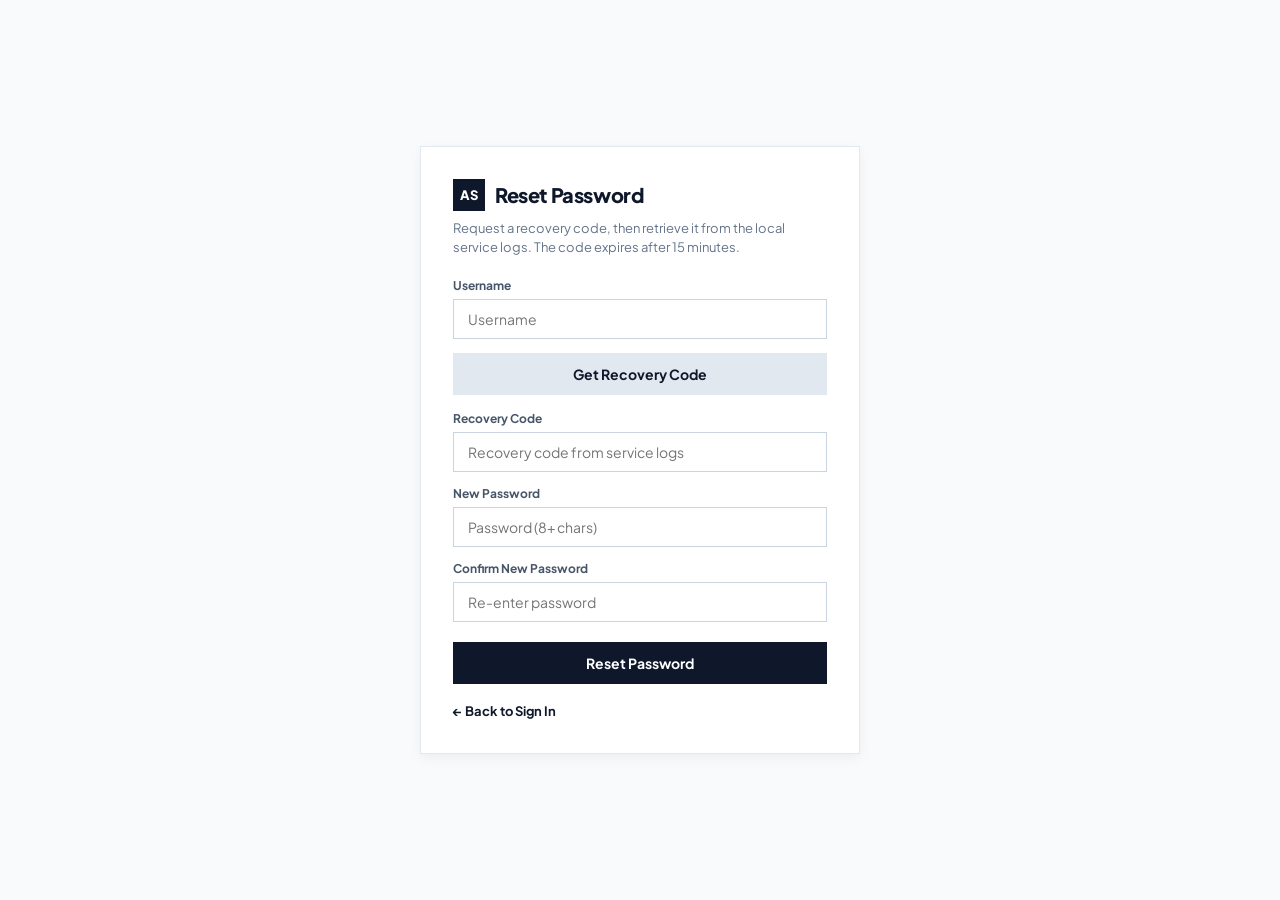
<file: dashboard/pages/reset-password.html>
<!doctype html><html lang="en"><head><meta charset="utf-8"><meta name="viewport" content="width=device-width,initial-scale=1"><title>Reset Password — AI Studio Proxy</title><link rel="preconnect" href="https://fonts.googleapis.com"><link href="https://fonts.googleapis.com/css2?family=Plus+Jakarta+Sans:wght@400;600;700;800&display=swap" rel="stylesheet"><style>*{box-sizing:border-box;margin:0;padding:0}body{font-family:'Plus Jakarta Sans',system-ui,sans-serif;background:#f8fafc;color:#0f172a;min-height:100vh;display:flex;align-items:center;justify-content:center;padding:24px}.card{background:#fff;border:1px solid #e2e8f0;border-radius:0;padding:32px;width:100%;max-width:440px;box-shadow:0 4px 12px rgba(0,0,0,.05)}.brand{display:flex;align-items:center;gap:10px;margin-bottom:8px}.badge{width:32px;height:32px;background:#0f172a;color:#fff;border-radius:0;font-weight:800;font-size:13px;display:flex;align-items:center;justify-content:center}h1{font-size:20px;font-weight:800;letter-spacing:-.02em}p{font-size:13px;color:#64748b;margin-bottom:20px;line-height:1.5}label{display:block;font-size:12px;font-weight:700;color:#475569;margin-bottom:6px}input{font-family:inherit;font-size:14px;width:100%;padding:10px 14px;border:1px solid #cbd5e1;border-radius:0;outline:none;margin-bottom:14px}input:focus{border-color:#0f172a}button{font-family:inherit;font-size:14px;font-weight:700;width:100%;padding:12px;border:none;border-radius:0;background:#0f172a;color:#fff;cursor:pointer;margin-top:6px}button:hover{background:#334155}a{color:#0f172a;font-size:13px;font-weight:700;text-decoration:none}a:hover{text-decoration:underline}.secondary{background:#e2e8f0;color:#0f172a;margin:0 0 16px}.secondary:hover{background:#cbd5e1}</style></head><body><div class="card"><div class="brand"><div class="badge">AS</div><h1>Reset Password</h1></div><p>Request a recovery code, then retrieve it from the local service logs. The code expires after 15 minutes.</p><form id="reset"><label>Username</label><input name="username" placeholder="Username" required><button class="secondary" type="button" id="requestCode">Get Recovery Code</button><label>Recovery Code</label><input name="recoveryCode" autocomplete="one-time-code" placeholder="Recovery code from service logs" required><label>New Password</label><input name="password" type="password" minlength="8" placeholder="Password (8+ chars)" required><label>Confirm New Password</label><input name="passwordConfirmation" type="password" minlength="8" placeholder="Re-enter password" required><button>Reset Password</button></form><div id="result"></div><p style="margin:18px 0 0"><a href="/">&larr; Back to Sign In</a></p></div><script>requestCode.onclick=async()=>{const username=String(new FormData(reset).get("username")||"");if(!username)return alert("Enter your username first");const r=await fetch("/api/password-reset-code",{method:"POST",headers:{"Content-Type":"application/json"},body:JSON.stringify({username})});const d=await r.json();if(!r.ok)return alert(d.error);result.innerHTML='<p style="color:#0f172a;font-weight:700;margin:0 0 18px">Recovery code written to the service logs. Enter it below within 15 minutes.</p>'};reset.onsubmit=async e=>{e.preventDefault();const f=new FormData(e.target),password=String(f.get("password")||""),passwordConfirmation=String(f.get("passwordConfirmation")||"");if(password!==passwordConfirmation)return alert("Passwords do not match");const r=await fetch("/api/reset-password",{method:"POST",headers:{"Content-Type":"application/json"},body:JSON.stringify({username:f.get("username"),recoveryCode:f.get("recoveryCode"),password,passwordConfirmation})});const d=await r.json();if(!r.ok)return alert(d.error);result.innerHTML='<p style="color:#0f172a;font-weight:700;margin:18px 0 0">Password reset. Sign in with the new password.</p>';e.target.remove()}</script></body></html>
</file>
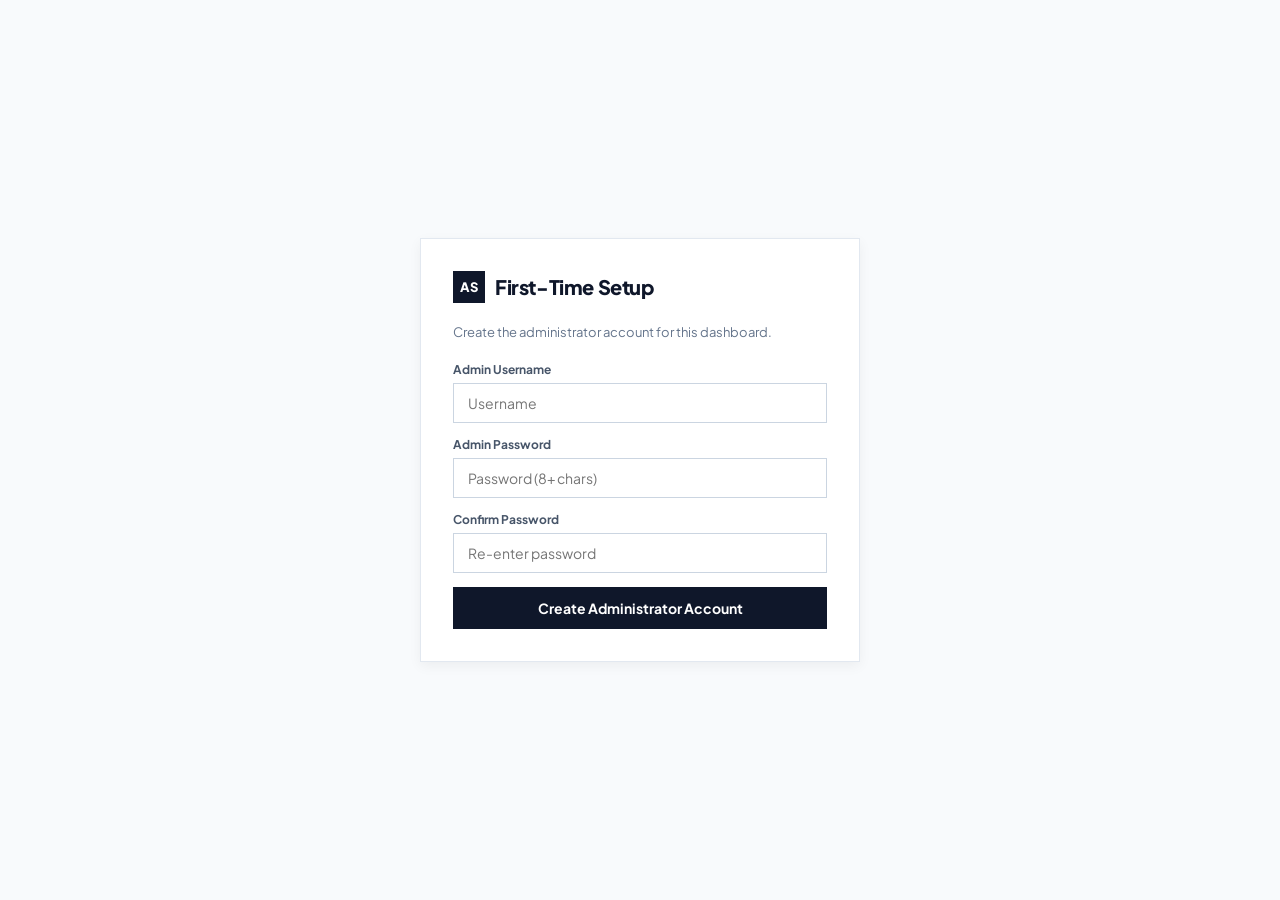
<file: dashboard/pages/setup.html>
<!doctype html><html lang="en"><head><meta charset="utf-8"><meta name="viewport" content="width=device-width,initial-scale=1"><title>AI Studio Proxy Setup</title><link rel="preconnect" href="https://fonts.googleapis.com"><link href="https://fonts.googleapis.com/css2?family=JetBrains+Mono:wght@400;700&family=Plus+Jakarta+Sans:wght@400;600;700;800&display=swap" rel="stylesheet"><style>*{box-sizing:border-box;margin:0;padding:0}body{font-family:'Plus Jakarta Sans',system-ui,sans-serif;background:#f8fafc;color:#0f172a;min-height:100vh;display:flex;align-items:center;justify-content:center;padding:24px}.card{background:#ffffff;border:1px solid #e2e8f0;border-radius:0;padding:32px;width:100%;max-width:440px;box-shadow:0 4px 12px rgba(0,0,0,.05)}.brand{display:flex;align-items:center;gap:10px;margin-bottom:20px}.badge{width:32px;height:32px;background:#0f172a;color:#fff;border-radius:0;font-weight:800;font-size:13px;display:flex;align-items:center;justify-content:center}h1{font-size:20px;font-weight:800;letter-spacing:-.02em}p{font-size:13px;color:#64748b;margin-bottom:20px;line-height:1.5}label{display:block;font-size:12px;font-weight:700;color:#475569;margin-bottom:6px}input{font-family:inherit;font-size:14px;width:100%;padding:10px 14px;border:1px solid #cbd5e1;border-radius:0;outline:none;margin-bottom:14px}input:focus{border-color:#0f172a}button{font-family:inherit;font-size:14px;font-weight:700;width:100%;padding:12px;border:none;border-radius:0;background:#0f172a;color:#fff;cursor:pointer;transition:background .15s}button:hover{background:#334155}a{color:#0f172a;font-weight:700;text-decoration:none}a:hover{text-decoration:underline}</style></head><body><div class="card"><div class="brand"><div class="badge">AS</div><h1>First-Time Setup</h1></div><p>Create the administrator account for this dashboard.</p><form id="setup"><label>Admin Username</label><input name="username" placeholder="Username" required><label>Admin Password</label><input name="password" type="password" minlength="8" placeholder="Password (8+ chars)" required><label>Confirm Password</label><input name="passwordConfirmation" type="password" minlength="8" placeholder="Re-enter password" required><button>Create Administrator Account</button></form><div id="result"></div></div><script>setup.onsubmit=async e=>{e.preventDefault();const f=new FormData(e.target),password=String(f.get("password")||""),passwordConfirmation=String(f.get("passwordConfirmation")||"");if(password!==passwordConfirmation)return alert("Passwords do not match");const r=await fetch("/api/setup",{method:"POST",headers:{"Content-Type":"application/json"},body:JSON.stringify({username:f.get("username"),password,passwordConfirmation})});const d=await r.json();if(!r.ok)return alert(d.error);result.innerHTML='<div style="margin-top:20px;padding-top:16px;border-top:1px solid #e2e8f0"><p style="color:#0f172a;font-weight:700;margin-bottom:4px">Administrator account created.</p><p>Add your Gemini API keys to start proxying requests.</p><p style="margin-top:12px"><a href="/">Continue to Sign In &rarr;</a></p></div>';e.target.remove()}</script></body></html>
</file>
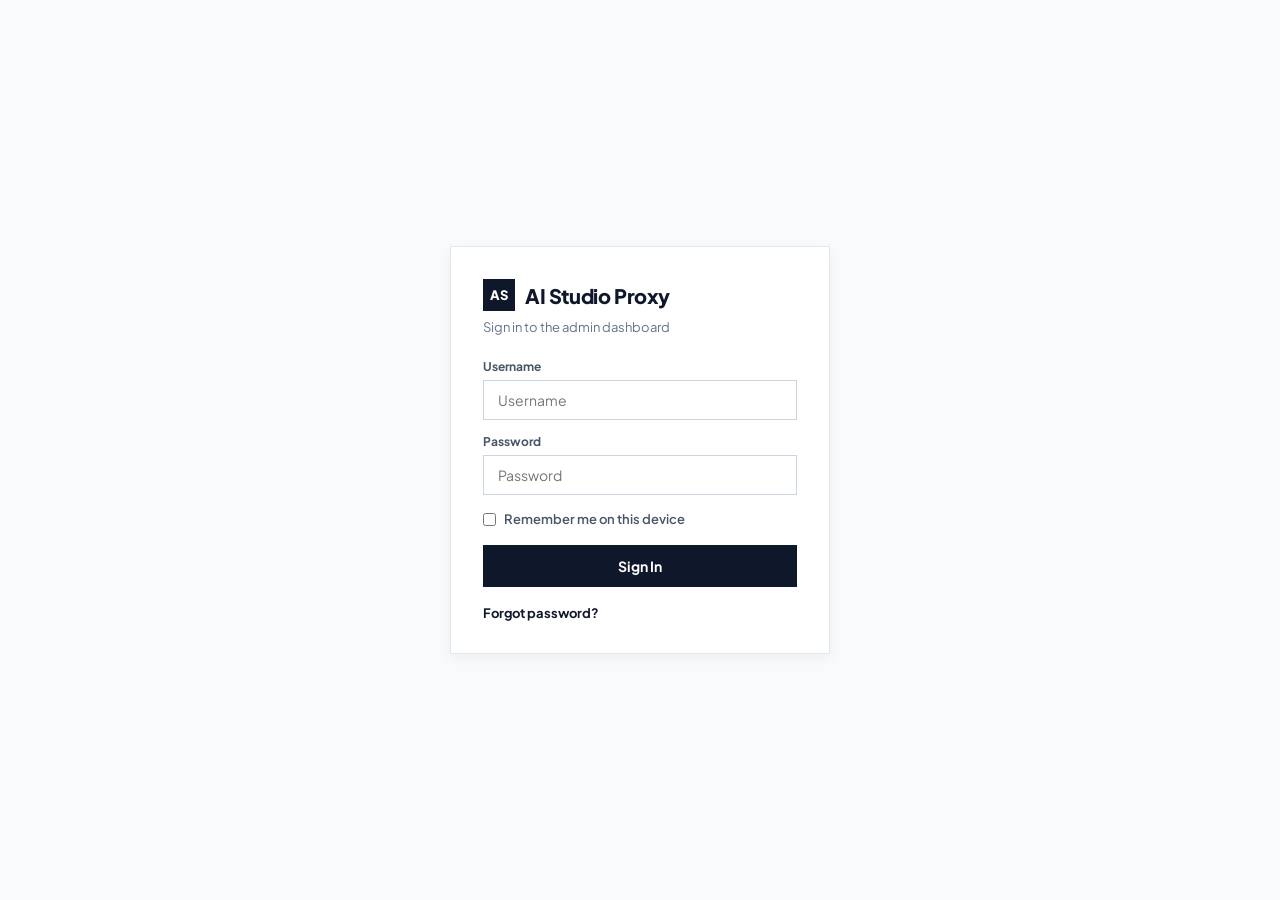
<file: dashboard/pages/signin.html>
<!doctype html><html lang="en"><head><meta charset="utf-8"><meta name="viewport" content="width=device-width,initial-scale=1"><title>AI Studio Proxy Sign In</title><link rel="preconnect" href="https://fonts.googleapis.com"><link href="https://fonts.googleapis.com/css2?family=Plus+Jakarta+Sans:wght@400;600;700;800&display=swap" rel="stylesheet"><style>*{box-sizing:border-box;margin:0;padding:0}body{font-family:'Plus Jakarta Sans',system-ui,sans-serif;background:#f8fafc;color:#0f172a;min-height:100vh;display:flex;align-items:center;justify-content:center;padding:24px}.card{background:#ffffff;border:1px solid #e2e8f0;border-radius:0;padding:32px;width:100%;max-width:380px;box-shadow:0 4px 12px rgba(0,0,0,.05)}.brand{display:flex;align-items:center;gap:10px;margin-bottom:8px}.badge{width:32px;height:32px;background:#0f172a;color:#fff;border-radius:0;font-weight:800;font-size:13px;display:flex;align-items:center;justify-content:center}h1{font-size:20px;font-weight:800;letter-spacing:-.02em}p{font-size:13px;color:#64748b;margin-bottom:24px}label{display:block;font-size:12px;font-weight:700;color:#475569;margin-bottom:6px}input{font-family:inherit;font-size:14px;width:100%;padding:10px 14px;border:1px solid #cbd5e1;border-radius:0;outline:none;margin-bottom:14px}input:focus{border-color:#0f172a}button{font-family:inherit;font-size:14px;font-weight:700;width:100%;padding:12px;border:none;border-radius:0;background:#0f172a;color:#fff;cursor:pointer;margin-top:6px;transition:background .15s}button:hover{background:#334155}a{color:#0f172a;font-size:13px;font-weight:700;text-decoration:none}a:hover{text-decoration:underline}.remember{display:flex;align-items:center;gap:8px;margin:2px 0 12px}.remember input{width:auto;margin:0;accent-color:#0f172a}.remember label{margin:0;font-size:13px;font-weight:600;color:#475569}</style></head><body><div class="card"><div class="brand"><div class="badge">AS</div><h1>AI Studio Proxy</h1></div><p>Sign in to the admin dashboard</p><form method="post" action="/login"><label for="username">Username</label><input id="username" name="username" placeholder="Username" required autocomplete="username" autocapitalize="none" spellcheck="false"><label for="password">Password</label><input id="password" name="password" type="password" placeholder="Password" required autocomplete="current-password"><div class="remember"><input id="rememberMe" name="rememberMe" type="checkbox" value="1"><label for="rememberMe">Remember me on this device</label></div><button>Sign In</button></form><p style="margin:18px 0 0"><a href="/reset-password">Forgot password?</a></p></div></body></html>
</file>
